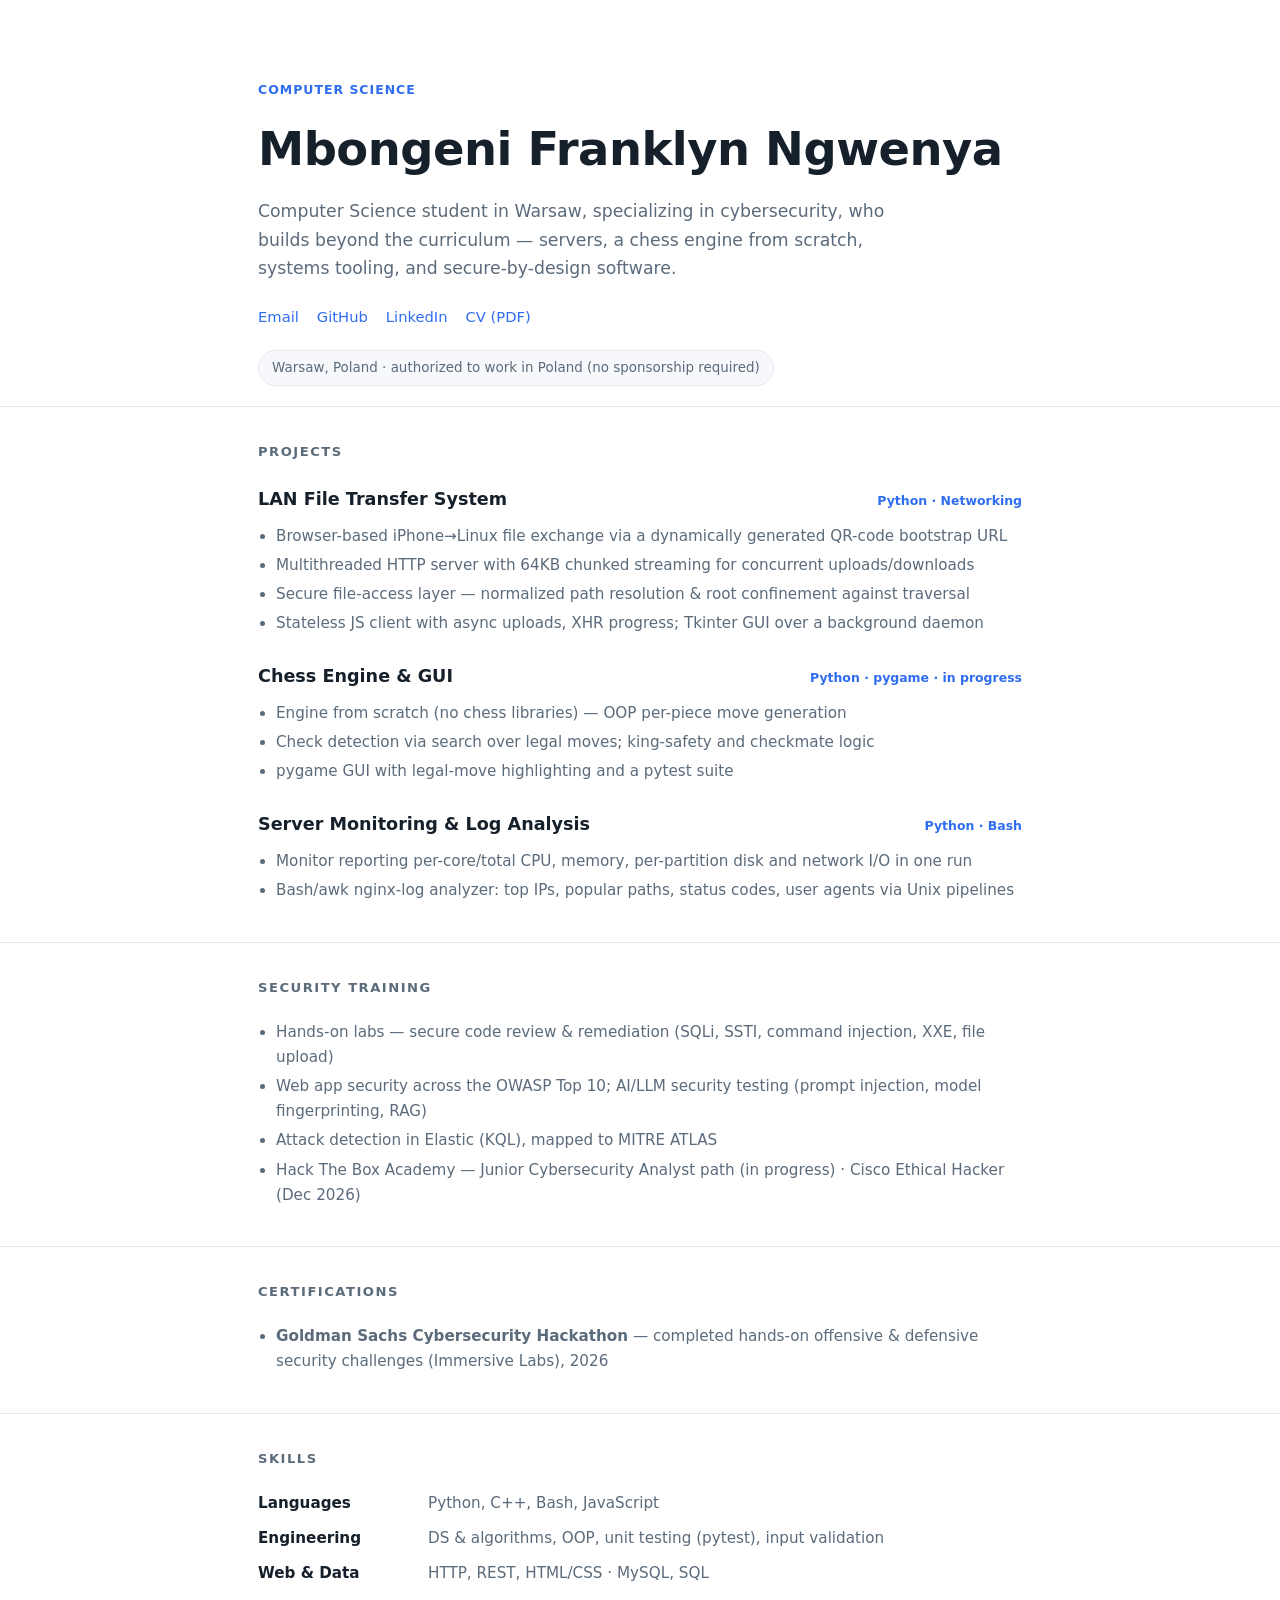
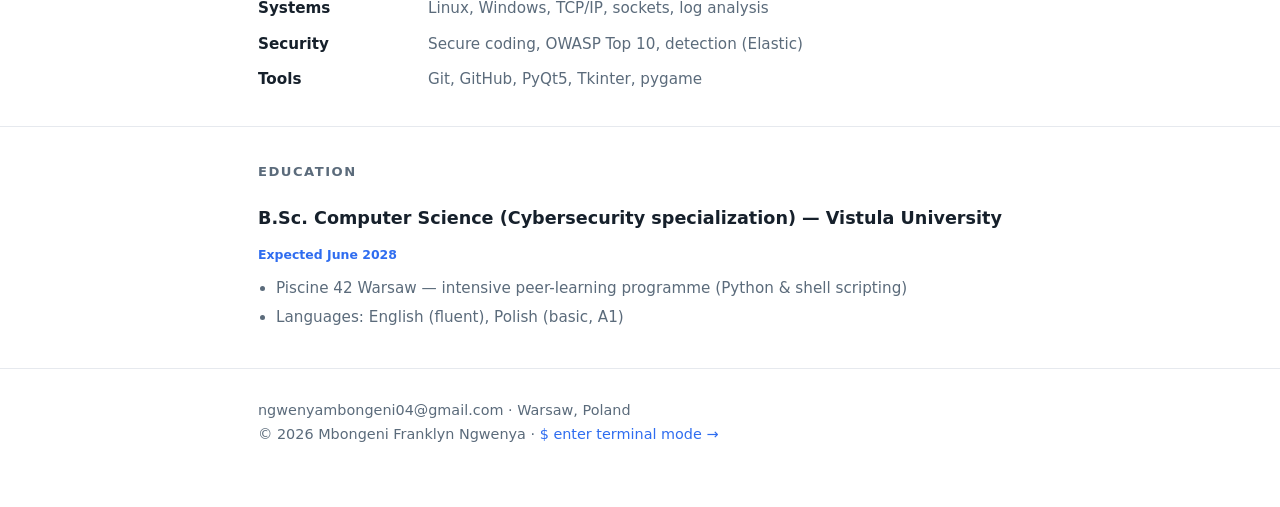
<file: index.html>
<!DOCTYPE html>
<html lang="en">
<head>
<meta charset="UTF-8" />
<meta name="viewport" content="width=device-width, initial-scale=1.0" />
<title>Mbongeni Ngwenya</title>
<style>
  :root{--ink:#16202b;--muted:#5b6b7b;--line:#e6e9ee;--accent:#2f6df0;--bg:#ffffff;--soft:#f6f8fb}
  *{box-sizing:border-box;margin:0;padding:0}
  html{scroll-behavior:smooth}
  body{font-family:"Inter",ui-sans-serif,system-ui,-apple-system,"Segoe UI",Roboto,Arial,sans-serif;
    color:var(--ink);background:var(--bg);line-height:1.65;-webkit-font-smoothing:antialiased}
  a{color:inherit;text-decoration:none}
  .wrap{max-width:820px;margin:0 auto;padding:0 28px}

  header{padding:80px 0 20px}
  .kicker{color:var(--accent);font-weight:600;letter-spacing:1px;text-transform:uppercase;font-size:.78rem}
  h1{font-size:clamp(2rem,6vw,2.9rem);letter-spacing:-.5px;margin:10px 0}
  .sub{color:var(--muted);font-size:1.08rem;max-width:640px}
  .links{display:flex;gap:18px;flex-wrap:wrap;margin-top:22px;font-size:.92rem}
  .links a{color:var(--accent);border-bottom:1px solid transparent;transition:.15s}
  .links a:hover{border-color:var(--accent)}
  .pill{display:inline-block;margin-top:20px;background:var(--soft);border:1px solid var(--line);
    padding:6px 13px;border-radius:999px;font-size:.84rem;color:var(--muted)}

  section{padding:34px 0;border-top:1px solid var(--line)}
  h2{font-size:.82rem;text-transform:uppercase;letter-spacing:1.5px;color:var(--muted);margin-bottom:22px}

  .item{margin-bottom:26px}
  .item:last-child{margin-bottom:0}
  .item .top{display:flex;justify-content:space-between;align-items:baseline;gap:12px;flex-wrap:wrap}
  .item h3{font-size:1.1rem}
  .item .tag{color:var(--accent);font-size:.78rem;font-weight:600}
  .item ul{margin:10px 0 0;padding-left:18px;color:var(--muted);font-size:.95rem}
  .item li{margin-bottom:4px}

  .skills{display:grid;grid-template-columns:150px 1fr;gap:10px 20px;font-size:.95rem}
  .skills dt{font-weight:600}
  .skills dd{color:var(--muted)}
  @media(max-width:520px){.skills{grid-template-columns:1fr}.skills dd{margin-bottom:8px}}

  footer{padding:30px 0 60px;border-top:1px solid var(--line);color:var(--muted);font-size:.9rem}
</style>
</head>
<body>

<header>
  <div class="wrap">
    <div class="kicker">Computer Science</div>
    <h1>Mbongeni Franklyn Ngwenya</h1>
    <p class="sub">Computer Science student in Warsaw, specializing in cybersecurity, who builds beyond the
    curriculum — servers, a chess engine from scratch, systems tooling, and secure-by-design software.</p>
    <div class="links">
      <a href="mailto:ngwenyambongeni04@gmail.com">Email</a>
      <a href="https://github.com/franklynmbongeni" target="_blank" rel="noopener">GitHub</a>
      <a href="https://www.linkedin.com/in/mbongenifranklyn-ngwenya-b71335298" target="_blank" rel="noopener">LinkedIn</a>
      <a href="cv.pdf" target="_blank" rel="noopener">CV (PDF)</a>
    </div>
    <span class="pill">Warsaw, Poland · authorized to work in Poland (no sponsorship required)</span>
  </div>
</header>

<section>
  <div class="wrap">
    <h2>Projects</h2>

    <div class="item">
      <div class="top"><h3>LAN File Transfer System</h3><span class="tag">Python · Networking</span></div>
      <ul>
        <li>Browser-based iPhone→Linux file exchange via a dynamically generated QR-code bootstrap URL</li>
        <li>Multithreaded HTTP server with 64KB chunked streaming for concurrent uploads/downloads</li>
        <li>Secure file-access layer — normalized path resolution &amp; root confinement against traversal</li>
        <li>Stateless JS client with async uploads, XHR progress; Tkinter GUI over a background daemon</li>
      </ul>
    </div>

    <div class="item">
      <div class="top"><h3>Chess Engine &amp; GUI</h3><span class="tag">Python · pygame · in progress</span></div>
      <ul>
        <li>Engine from scratch (no chess libraries) — OOP per-piece move generation</li>
        <li>Check detection via search over legal moves; king-safety and checkmate logic</li>
        <li>pygame GUI with legal-move highlighting and a pytest suite</li>
      </ul>
    </div>

    <div class="item">
      <div class="top"><h3>Server Monitoring &amp; Log Analysis</h3><span class="tag">Python · Bash</span></div>
      <ul>
        <li>Monitor reporting per-core/total CPU, memory, per-partition disk and network I/O in one run</li>
        <li>Bash/awk nginx-log analyzer: top IPs, popular paths, status codes, user agents via Unix pipelines</li>
      </ul>
    </div>
  </div>
</section>

<section>
  <div class="wrap">
    <h2>Security Training</h2>
    <div class="item">
      <ul>
        <li>Hands-on labs — secure code review &amp; remediation (SQLi, SSTI, command injection, XXE, file upload)</li>
        <li>Web app security across the OWASP Top 10; AI/LLM security testing (prompt injection, model fingerprinting, RAG)</li>
        <li>Attack detection in Elastic (KQL), mapped to MITRE ATLAS</li>
        <li>Hack The Box Academy — Junior Cybersecurity Analyst path (in progress) · Cisco Ethical Hacker (Dec 2026)</li>
      </ul>
    </div>
  </div>
</section>

<section>
  <div class="wrap">
    <h2>Certifications</h2>
    <div class="item">
      <ul>
        <li><strong>Goldman Sachs Cybersecurity Hackathon</strong> — completed hands-on offensive &amp; defensive security challenges (Immersive Labs), 2026</li>
      </ul>
    </div>
  </div>
</section>

<section>
  <div class="wrap">
    <h2>Skills</h2>
    <dl class="skills">
      <dt>Languages</dt><dd>Python, C++, Bash, JavaScript</dd>
      <dt>Engineering</dt><dd>DS &amp; algorithms, OOP, unit testing (pytest), input validation</dd>
      <dt>Web &amp; Data</dt><dd>HTTP, REST, HTML/CSS · MySQL, SQL</dd>
      <dt>Systems</dt><dd>Linux, Windows, TCP/IP, sockets, log analysis</dd>
      <dt>Security</dt><dd>Secure coding, OWASP Top 10, detection (Elastic)</dd>
      <dt>Tools</dt><dd>Git, GitHub, PyQt5, Tkinter, pygame</dd>
    </dl>
  </div>
</section>

<section>
  <div class="wrap">
    <h2>Education</h2>
    <div class="item">
      <div class="top"><h3>B.Sc. Computer Science (Cybersecurity specialization) — Vistula University</h3><span class="tag">Expected June 2028</span></div>
      <ul>
        <li>Piscine 42 Warsaw — intensive peer-learning programme (Python &amp; shell scripting)</li>
        <li>Languages: English (fluent), Polish (basic, A1)</li>
      </ul>
    </div>
  </div>
</section>

<footer>
  <div class="wrap">
    ngwenyambongeni04@gmail.com · Warsaw, Poland<br>
    © 2026 Mbongeni Franklyn Ngwenya ·
    <a href="terminal.html" style="color:#2f6df0;text-decoration:none">$ enter terminal mode →</a>
  </div>
</footer>

</body>
</html>
</file>
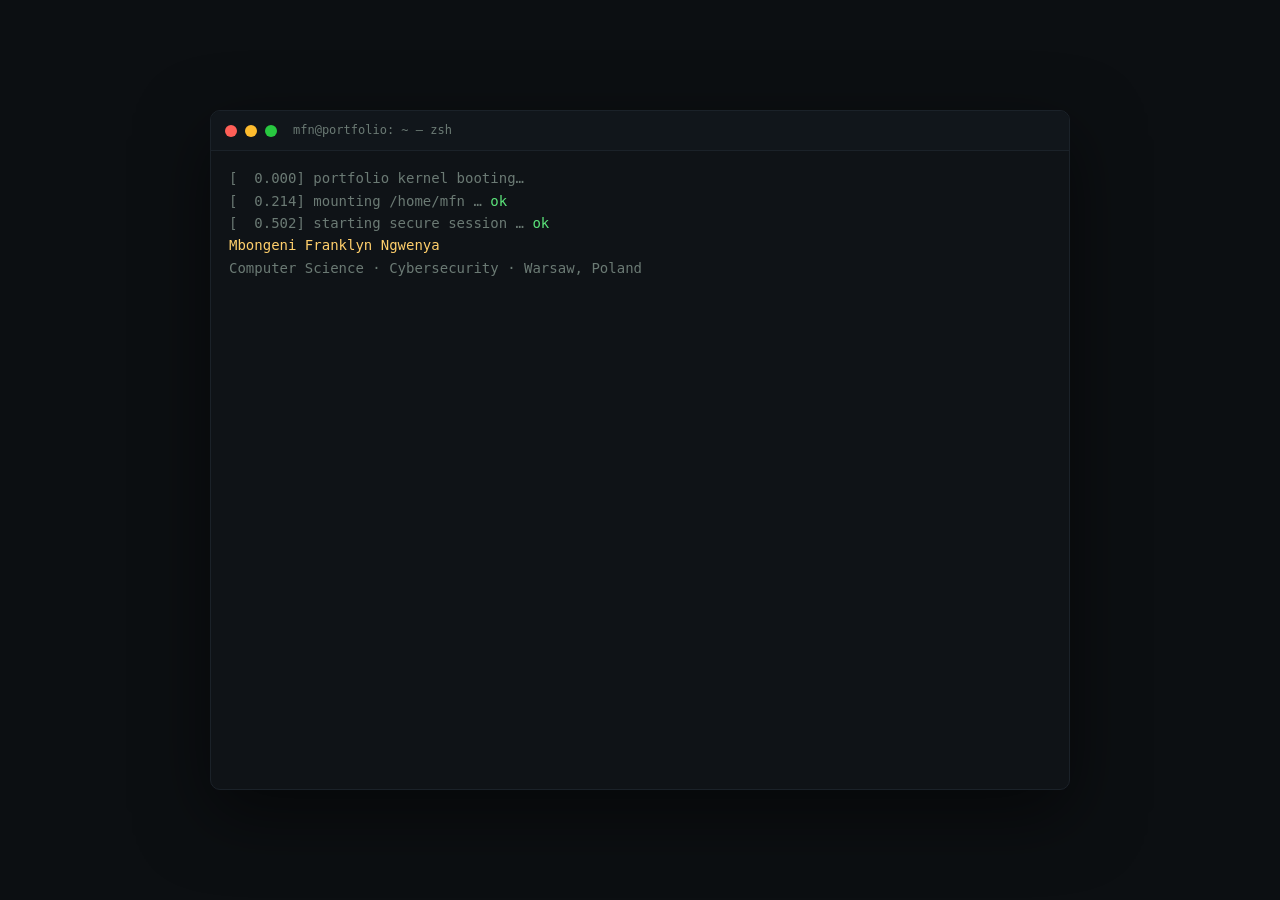
<file: terminal.html>
<!DOCTYPE html>
<html lang="en">
<head>
<meta charset="UTF-8" />
<meta name="viewport" content="width=device-width, initial-scale=1.0" />
<title>mfn@portfolio:~</title>
<style>
  :root{
    --bg:#0c0f12; --panel:#0f1317; --text:#c9d4cf; --dim:#6b7a74;
    --accent:#5be37a; --accent2:#64b5ff; --amber:#ffcf6b; --red:#ff6b6b; --line:#1b2229;
  }
  *{margin:0;padding:0;box-sizing:border-box}
  html,body{height:100%}
  body{background:var(--bg);color:var(--text);
    font-family:"JetBrains Mono",ui-monospace,"SF Mono",Menlo,Consolas,monospace;
    font-size:14px;line-height:1.6;display:flex;align-items:center;justify-content:center;padding:18px}
  .win{width:100%;max-width:860px;height:min(90vh,680px);background:var(--panel);
    border:1px solid var(--line);border-radius:10px;overflow:hidden;display:flex;flex-direction:column;
    box-shadow:0 24px 70px rgba(0,0,0,.5)}
  .bar{display:flex;align-items:center;gap:8px;padding:10px 14px;background:#11161b;border-bottom:1px solid var(--line)}
  .dot{width:12px;height:12px;border-radius:50%}
  .r{background:#ff5f57}.y{background:#febc2e}.g{background:#28c840}
  .bar .t{margin-left:8px;color:var(--dim);font-size:12px}
  .screen{flex:1;padding:16px 18px;overflow-y:auto;scrollbar-width:thin;scrollbar-color:#263039 transparent}
  .screen::-webkit-scrollbar{width:8px}.screen::-webkit-scrollbar-thumb{background:#263039;border-radius:4px}
  .ln{white-space:pre-wrap;word-break:break-word}
  .accent{color:var(--accent)}.accent2{color:var(--accent2)}.amber{color:var(--amber)}.dim{color:var(--dim)}.red{color:var(--red)}
  .prompt .u{color:var(--accent)}.prompt .p{color:var(--accent2)}
  a{color:var(--accent2);text-decoration:none}a:hover{text-decoration:underline}
  .row{display:flex;gap:8px}
  #cmd{background:transparent;border:none;outline:none;color:var(--text);font:inherit;flex:1;caret-color:var(--accent)}
  .tbl{display:grid;grid-template-columns:auto 1fr;gap:1px 20px}
  .tbl .k{color:var(--accent2)}
  .cols{display:flex;gap:26px;flex-wrap:wrap}
  .cols .d{color:var(--accent2)}.cols .f{color:var(--text)}
</style>
</head>
<body>
  <div class="win">
    <div class="bar">
      <span class="dot r"></span><span class="dot y"></span><span class="dot g"></span>
      <span class="t" id="bartitle">mfn@portfolio: ~ — zsh</span>
    </div>
    <div class="screen" id="screen">
      <div id="out"></div>
      <div class="row prompt" id="inputline" style="display:none">
        <span id="ps1"><span class="u">mfn@portfolio</span><span class="dim">:</span><span class="p">~</span><span class="dim">$</span></span>
        <input id="cmd" autocomplete="off" spellcheck="false" autofocus />
      </div>
    </div>
  </div>

<script>
const out=document.getElementById('out'), screen=document.getElementById('screen'),
      inputline=document.getElementById('inputline'), input=document.getElementById('cmd'),
      ps1=document.getElementById('ps1'), bartitle=document.getElementById('bartitle');

function line(html='',cls=''){const d=document.createElement('div');d.className='ln '+cls;d.innerHTML=html;out.appendChild(d);screen.scrollTop=screen.scrollHeight;return d;}
function esc(s){return String(s).replace(/[&<>]/g,c=>({'&':'&amp;','<':'&lt;','>':'&gt;'}[c]));}

/* ---------- virtual filesystem ---------- */
const FS={
  'about.txt':
`Mbongeni Franklyn Ngwenya
Computer Science student (Cybersecurity specialization) — Vistula University, Warsaw.

I like building things that are correct, fast and secure — from the socket layer up.
Most of what I learn comes from shipping real projects, then stress-testing them.
Fluent English, based in Warsaw, basic (A1) Polish.
Authorized to work in Poland (no sponsorship required).`,

  'projects.md':
`# Projects

[1] LAN File Transfer System (Python)
    Multithreaded HTTP server, 64KB chunked streaming, QR-code bootstrap URL,
    secure file-access layer (path normalization + root confinement), Tkinter GUI.

[2] Chess Engine & GUI (Python, pygame)
    Engine from scratch (no libraries) — OOP per-piece move generation,
    check detection via legal-move search, king-safety & checkmate, pytest suite.

[3] Monitoring & Log Analysis (Python, Bash)
    psutil monitor (per-core CPU, memory, disk, network I/O);
    Bash/awk nginx analyzer: top IPs, paths, status codes, user agents.

→ more at github.com/franklynmbongeni`,

  'skills.txt':
`languages    Python, C++, Bash, JavaScript
engineering  DS & algorithms, OOP, unit testing (pytest), input validation
web & data   HTTP, REST, HTML/CSS · MySQL, SQL
systems      Linux, Windows, TCP/IP, sockets, log analysis
security     Secure coding, OWASP Top 10, detection (Elastic)
tools        Git, GitHub, PyQt5, Tkinter, pygame`,

  'security.md':
`# Security

▸ Goldman Sachs Cybersecurity Hackathon — offensive & defensive challenges (Immersive Labs), 2026
▸ Secure code review & remediation — SQLi, SSTI, command injection, XXE, file upload (Python/Flask)
▸ AI/LLM security — prompt-injection testing, model fingerprinting, RAG security
▸ Detection engineering — Elastic (KQL) mapped to MITRE ATLAS
▸ Ongoing — Hack The Box Academy (Junior Cybersecurity Analyst) · Cisco Ethical Hacker (Dec 2026)`,

  'contact.txt':
`email     ngwenyambongeni04@gmail.com
github    github.com/franklynmbongeni
linkedin  linkedin.com/in/mbongenifranklyn-ngwenya
location  Warsaw, Poland`,

  'cv.pdf':'__BINARY__'
};
const LINKS={
  github:'https://github.com/franklynmbongeni',
  linkedin:'https://www.linkedin.com/in/mbongenifranklyn-ngwenya-b71335298',
  cv:'cv.pdf', email:'mailto:ngwenyambongeni04@gmail.com'
};

/* ---------- state ---------- */
const history=[]; let hi=0;
const startTime=Date.now();

/* ---------- helpers ---------- */
function printFile(name){
  const f=FS[name];
  if(f===undefined){line('<span class="red">cat: '+esc(name)+': No such file or directory</span>');return;}
  if(f==='__BINARY__'){line('<span class="dim">cat: '+esc(name)+': binary file — opening instead…</span>');window.open('cv.pdf','_blank');return;}
  f.split('\n').forEach(l=>{
    // light syntax coloring
    let h=esc(l);
    if(l.startsWith('#'))h='<span class="amber">'+h+'</span>';
    else if(l.startsWith('[')||l.startsWith('▸'))h='<span class="accent">'+h+'</span>';
    else h='<span class="dim">'+h+'</span>';
    line(h);
  });
}
function linkify(url,label){return '<a href="'+url+'" target="_blank" rel="noopener">'+esc(label||url)+'</a>';}

/* ---------- commands ---------- */
const CMD={
  help(){
    line('<span class="accent">Commands</span> <span class="dim">— this is a (simulated) shell. Try tab-free typing:</span>');
    const rows=[
      ['ls','list files in this directory'],
      ['cat &lt;file&gt;','print a file (e.g. cat projects.md)'],
      ['pwd','print working directory'],
      ['cd &lt;dir&gt;','change directory (try: cd projects)'],
      ['tree','show the directory tree'],
      ['whoami','one-line bio'],
      ['neofetch','system + profile summary'],
      ['open &lt;github|linkedin|cv&gt;','open a link'],
      ['uname -a','system info'],
      ['date','current date/time'],
      ['echo &lt;text&gt;','print text'],
      ['history','command history'],
      ['man &lt;cmd&gt;','manual for a command'],
      ['clear','clear the screen'],
      ['exit','return to the main site'],
    ];
    const g=document.createElement('div');g.className='ln tbl';
    rows.forEach(([k,v])=>{g.innerHTML+='<span class="k">'+k+'</span><span class="dim">'+v+'</span>';});
    out.appendChild(g);screen.scrollTop=screen.scrollHeight;
    line('<span class="dim">shortcuts: ↑/↓ history · click anywhere to focus · aliases: projects, skills, security, contact</span>');
  },
  ls(args){
    const long=args.includes('-l')||args.includes('-la')||args.includes('-al');
    const names=Object.keys(FS);
    if(long){
      names.forEach(n=>{
        const bin=FS[n]==='__BINARY__';
        const size=bin?'103K':(FS[n].length+'');
        line('<span class="dim">-rw-r--r--  1 mfn  staff  '+size.padStart(5)+'  </span><span class="'+(bin?'amber':'f')+'">'+n+'</span>');
      });
    } else {
      const g=document.createElement('div');g.className='ln cols';
      names.forEach(n=>{g.innerHTML+='<span class="'+(FS[n]==='__BINARY__'?'amber':'f')+'">'+n+'</span>';});
      out.appendChild(g);screen.scrollTop=screen.scrollHeight;
    }
  },
  cat(args){ if(!args[0]){line('<span class="red">cat: missing file operand</span>');return;} args.forEach(printFile); },
  pwd(){line('<span class="dim">/home/mfn</span>');},
  cd(args){
    const d=(args[0]||'~').replace(/\/$/,'');
    if(!d||d==='~'||d==='/home/mfn'){line('<span class="dim"># already home</span>');return;}
    const known=['projects','skills','security','about','contact'];
    if(known.includes(d)){
      line('<span class="dim"># this is a flat portfolio — showing '+esc(d)+' instead:</span>');
      (CMD[d]||(()=>printFile(d+(d==='projects'||d==='security'?'.md':'.txt'))))();
    } else line('<span class="red">cd: no such file or directory: '+esc(d)+'</span>');
  },
  tree(){
    [['.',''],
     ['about.txt','├─ '],['projects.md','├─ '],['skills.txt','├─ '],
     ['security.md','├─ '],['contact.txt','├─ '],['cv.pdf','└─ ']].forEach(([n,p],i)=>{
      const cls=i===0?'accent2':(n==='cv.pdf'?'amber':'f');
      line('<span class="dim">'+p+'</span><span class="'+cls+'">'+n+'</span>');
    });
    line('<span class="dim">\n0 directories, 6 files</span>');
  },
  whoami(){line('<span class="dim">Mbongeni Franklyn Ngwenya — CS + Cybersecurity student, Warsaw. Builds secure-by-design software.</span>');},
  neofetch(){
    const up=Math.max(1,Math.round((Date.now()-startTime)/1000));
    const art=[
"        _____        ","      / mfn \\       ","     |  ~_~  |      ","     |  \\_/  |      ","      \\_____/       "];
    const info=[
      ['user','mbongeni franklyn ngwenya'],
      ['role','CS · Cybersecurity student'],
      ['host','Vistula University, Warsaw'],
      ['shell','portfolio-zsh 1.0'],
      ['stack','Python · C++ · Bash · JS'],
      ['focus','secure coding · OWASP · detection'],
      ['uptime',up+'s'],
      ['contact','ngwenyambongeni04@gmail.com']
    ];
    const g=document.createElement('div');g.className='ln';
    let h='<div style="display:flex;gap:22px">';
    h+='<pre class="accent" style="margin:0">'+art.join('\n')+'</pre>';
    h+='<div>';
    info.forEach(([k,v])=>h+='<div><span class="accent2">'+k+'</span><span class="dim"> : '+esc(v)+'</span></div>');
    h+='</div></div>';
    g.innerHTML=h;out.appendChild(g);screen.scrollTop=screen.scrollHeight;
  },
  open(args){
    const k=(args[0]||'').toLowerCase();
    if(LINKS[k]){line('<span class="dim">opening '+k+' …</span>');window.open(LINKS[k],'_blank');}
    else line('<span class="red">open: unknown target — try: open github | linkedin | cv | email</span>');
  },
  uname(args){
    if(args.includes('-a')) line('<span class="dim">PortfolioOS mfn 1.0.0 secure x86_64 — built from scratch</span>');
    else line('<span class="dim">PortfolioOS</span>');
  },
  date(){line('<span class="dim">'+new Date().toString()+'</span>');},
  echo(args){line('<span class="dim">'+esc(args.join(' '))+'</span>');},
  history(){history.forEach((c,i)=>line('<span class="dim">'+String(i+1).padStart(3)+'  '+esc(c)+'</span>'));},
  man(args){
    const m={
      ls:'ls — list portfolio files. use -l for details.',
      cat:'cat FILE — print a file. try: cat about.txt, cat projects.md',
      cd:'cd DIR — change directory (flat site; shows the section).',
      neofetch:'neofetch — pretty system + profile summary.',
      open:'open TARGET — open github | linkedin | cv | email.'
    };
    const c=(args[0]||'').toLowerCase();
    if(m[c])line('<span class="dim">'+esc(m[c])+'</span>');
    else if(!c)line('<span class="red">What manual page do you want? (e.g. man ls)</span>');
    else line('<span class="red">No manual entry for '+esc(c)+'</span>');
  },
  clear(){out.innerHTML='';},
  sudo(){line('<span class="amber">nice try :)</span> <span class="dim">— mfn is not in the sudoers file. This incident will be reported.</span>');},
  /* friendly aliases */
  projects(){printFile('projects.md');},
  skills(){printFile('skills.txt');},
  security(){printFile('security.md');},
  about(){printFile('about.txt');},
  contact(){
    line('<span class="dim">email     </span>'+linkify(LINKS.email,'ngwenyambongeni04@gmail.com'));
    line('<span class="dim">github    </span>'+linkify(LINKS.github,'github.com/franklynmbongeni'));
    line('<span class="dim">linkedin  </span>'+linkify(LINKS.linkedin,'linkedin.com/in/mbongenifranklyn-ngwenya'));
    line('<span class="dim">location  </span>Warsaw, Poland');
  },
  cv(){CMD.open(['cv']);},
  github(){CMD.open(['github']);},
  linkedin(){CMD.open(['linkedin']);},
  exit(){line('<span class="dim">returning to main site …</span>');setTimeout(()=>location.href='index.html',500);},
  home(){CMD.exit();}
};

function run(raw){
  const cmdline=raw.trim();
  line('<span class="prompt"><span class="u">mfn@portfolio</span><span class="dim">:</span><span class="p">~</span><span class="dim">$</span></span> '+esc(cmdline));
  if(!cmdline)return;
  history.push(cmdline);hi=history.length;
  const parts=cmdline.split(/\s+/);
  const key=parts[0].toLowerCase();
  const args=parts.slice(1);
  if(CMD[key])CMD[key](args);
  else line('<span class="red">zsh: command not found: '+esc(key)+'</span> <span class="dim">— type </span><span class="accent">help</span>');
}

input.addEventListener('keydown',e=>{
  if(e.key==='Enter'){run(input.value);input.value='';}
  else if(e.key==='ArrowUp'){if(hi>0){hi--;input.value=history[hi]||'';}e.preventDefault();}
  else if(e.key==='ArrowDown'){if(hi<history.length){hi++;input.value=history[hi]||'';}e.preventDefault();}
  else if(e.key==='l'&&e.ctrlKey){CMD.clear();e.preventDefault();}
});
screen.addEventListener('click',()=>input.focus());

/* ---------- boot ---------- */
const boot=[
  ['<span class="dim">[  0.000] portfolio kernel booting…</span>',200],
  ['<span class="dim">[  0.214] mounting /home/mfn … </span><span class="accent">ok</span>',260],
  ['<span class="dim">[  0.502] starting secure session … </span><span class="accent">ok</span>',260],
  ['',120],
  ['<span class="amber">Mbongeni Franklyn Ngwenya</span>',100],
  ['<span class="dim">Computer Science · Cybersecurity · Warsaw, Poland</span>',100],
  ['',100],
  ['<span class="dim">Type </span><span class="accent">help</span><span class="dim"> for commands · </span><span class="accent">ls</span><span class="dim"> to list files · </span><span class="accent">neofetch</span><span class="dim"> for the overview.</span>',80],
  ['',60]
];
let bi=0;
(function runBoot(){
  if(bi>=boot.length){inputline.style.display='flex';input.focus();return;}
  const [html,delay]=boot[bi++];line(html);setTimeout(runBoot,delay);
})();
</script>
</body>
</html>
</file>
